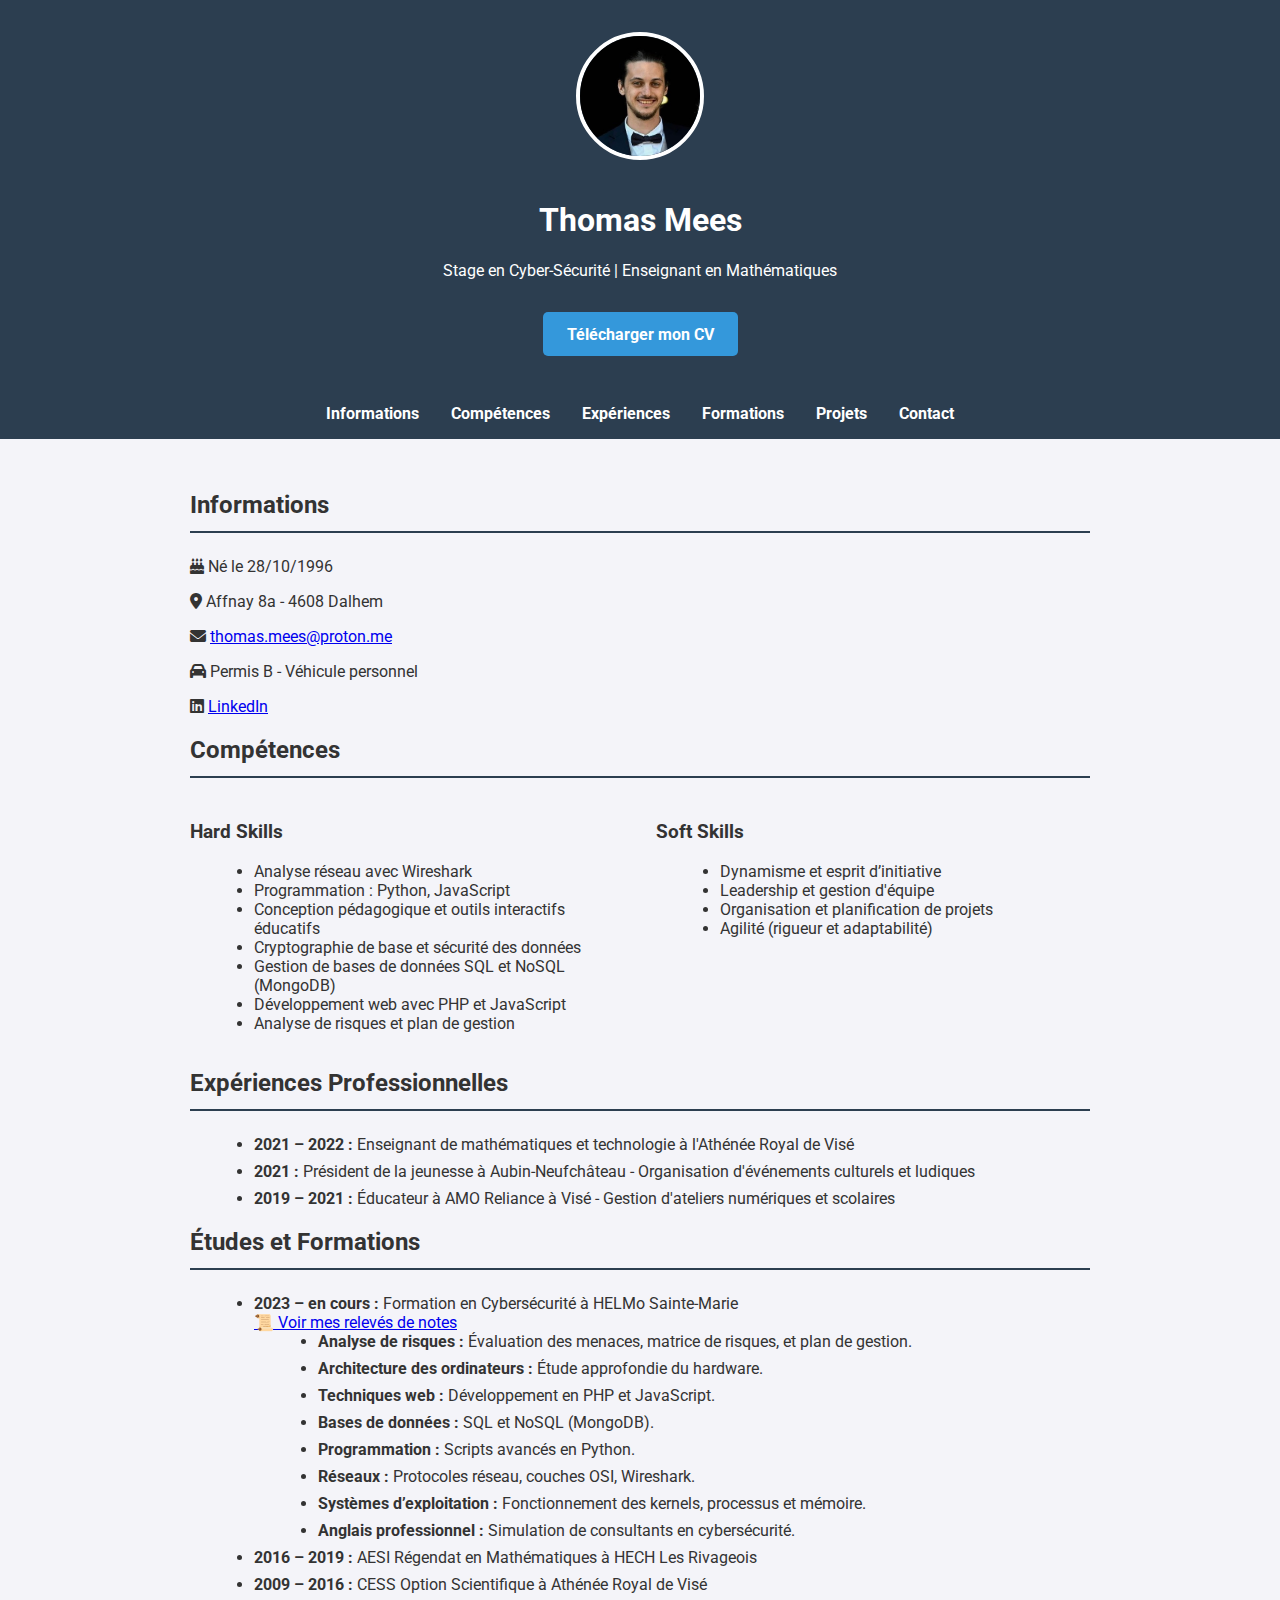
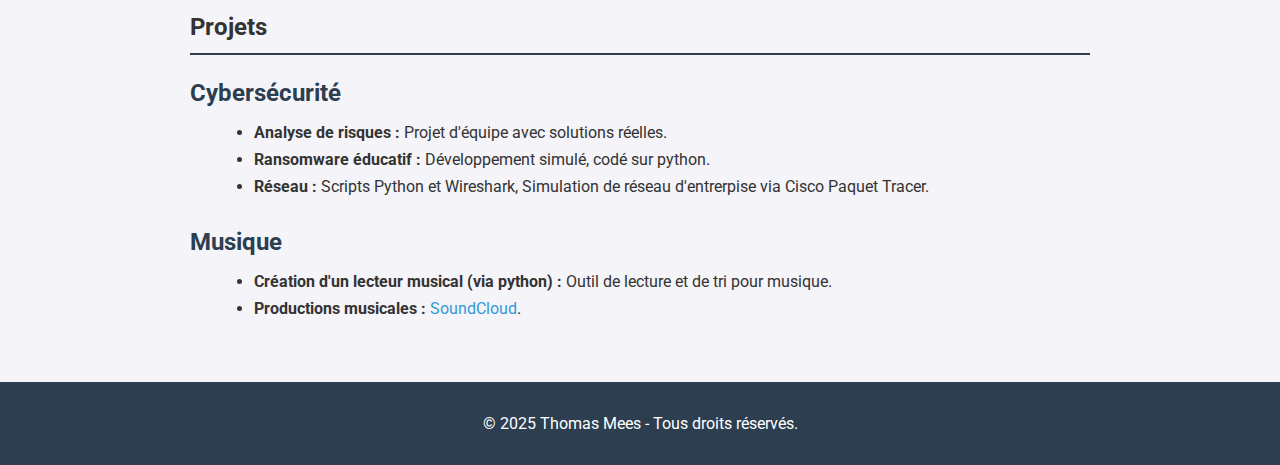
<file: index.html>
<!DOCTYPE html>
<html lang="fr">
<head>
    <meta charset="UTF-8">
    <meta name="viewport" content="width=device-width, initial-scale=1.0">
    <title>Thomas Mees - CV</title>
    <link rel="stylesheet" href="styles.css">
    <link rel="stylesheet" href="https://cdnjs.cloudflare.com/ajax/libs/font-awesome/6.0.0-beta3/css/all.min.css">
    <link href="https://fonts.googleapis.com/css2?family=Roboto:wght@400;700&display=swap" rel="stylesheet">
</head>
<body>
    <header>
        <div class="container">
            <img src="profil.jpeg" alt="Photo de Thomas Mees" class="profile-photo">
            <h1>Thomas Mees</h1>
            <p>Stage en Cyber-Sécurité | Enseignant en Mathématiques</p>
            <a href="TMEES_CV.pdf" download class="download-btn">Télécharger mon CV</a>
        </div>
    </header>
    <nav>
        <ul class="nav-links">
            <li><a href="#informations">Informations</a></li>
            <li><a href="#skills">Compétences</a></li>
            <li><a href="#experiences">Expériences</a></li>
            <li><a href="#formations">Formations</a></li>
            <li><a href="#projects">Projets</a></li>
            <li><a href="#contact">Contact</a></li>
        </ul>
    </nav>
    <main>
        <section id="informations">
            <h2>Informations</h2>
            <div class="info-box">
                <p><i class="fas fa-birthday-cake"></i> Né le 28/10/1996</p>
                <p><i class="fas fa-map-marker-alt"></i> Affnay 8a - 4608 Dalhem</p>
                <p><i class="fas fa-envelope"></i> <a href="mailto:thomas.mees@proton.me">thomas.mees@proton.me</a></p>
                <p><i class="fas fa-car"></i> Permis B - Véhicule personnel</p>
                <p><i class="fab fa-linkedin"></i> <a href="https://be.linkedin.com/in/thomas-mees-652933330" target="_blank">LinkedIn</a></p>
            </div>
        </section>
        <section id="skills">
            <h2>Compétences</h2>
            <div class="skills-grid">
                <div class="skill-box">
                    <h3>Hard Skills</h3>
                    <ul>
                        <li>Analyse réseau avec Wireshark</li>
                        <li>Programmation : Python, JavaScript</li>
                        <li>Conception pédagogique et outils interactifs éducatifs</li>
                        <li>Cryptographie de base et sécurité des données</li>
                        <li>Gestion de bases de données SQL et NoSQL (MongoDB)</li>
                        <li>Développement web avec PHP et JavaScript</li>
                        <li>Analyse de risques et plan de gestion</li>
                    </ul>
                </div>
                <div class="skill-box">
                    <h3>Soft Skills</h3>
                    <ul>
                        <li>Dynamisme et esprit d’initiative</li>
                        <li>Leadership et gestion d'équipe</li>
                        <li>Organisation et planification de projets</li>
                        <li>Agilité (rigueur et adaptabilité)</li>
                    </ul>
                </div>
            </div>
        </section>
        <section id="experiences">
            <h2>Expériences Professionnelles</h2>
            <ul>
                <li><strong>2021 – 2022 :</strong> Enseignant de mathématiques et technologie à l'Athénée Royal de Visé</li>
                <li><strong>2021 :</strong> Président de la jeunesse à Aubin-Neufchâteau - Organisation d'événements culturels et ludiques</li>
                <li><strong>2019 – 2021 :</strong> Éducateur à AMO Reliance à Visé - Gestion d'ateliers numériques et scolaires</li>
            </ul>
        </section>
        <section id="formations">
            <h2>Études et Formations</h2>
            <ul>
                <li>
                    <strong>2023 – en cours :</strong> Formation en Cybersécurité à HELMo Sainte-Marie
                    <div class="notes-button-container">
                        <a href="releves.html" class="notes-btn">📜 Voir mes relevés de notes</a>
                    </div>    
                    <ul>
                        <li><strong>Analyse de risques :</strong> Évaluation des menaces, matrice de risques, et plan de gestion.</li>
                        <li><strong>Architecture des ordinateurs :</strong> Étude approfondie du hardware.</li>
                        <li><strong>Techniques web :</strong> Développement en PHP et JavaScript.</li>
                        <li><strong>Bases de données :</strong> SQL et NoSQL (MongoDB).</li>
                        <li><strong>Programmation :</strong> Scripts avancés en Python.</li>
                        <li><strong>Réseaux :</strong> Protocoles réseau, couches OSI, Wireshark.</li>
                        <li><strong>Systèmes d’exploitation :</strong> Fonctionnement des kernels, processus et mémoire.</li>
                        <li><strong>Anglais professionnel :</strong> Simulation de consultants en cybersécurité.</li>
                    </ul>
                </li>
                <li>
                    <strong>2016 – 2019 :</strong> AESI Régendat en Mathématiques à HECH Les Rivageois
                </li>
                <li>
                    <strong>2009 – 2016 :</strong> CESS Option Scientifique à Athénée Royal de Visé
                </li>
            </ul>
        </section>
        <section id="projects">
            <h2>Projets</h2>
            <div class="project-category">
                <h3>Cybersécurité</h3>
                <ul>
                    <li><strong>Analyse de risques :</strong> Projet d'équipe avec solutions réelles.</li>
                    <li><strong>Ransomware éducatif :</strong> Développement simulé, codé sur python.</li>
                    <li><strong>Réseau :</strong> Scripts Python et Wireshark, Simulation de réseau d'entrerpise via Cisco Paquet Tracer.</li>
                </ul>
            </div>
            <div class="project-category">
                <h3>Musique</h3>
                <ul>
                    <li><strong>Création d'un lecteur musical (via python) :</strong> Outil de lecture et de tri pour musique.</li>
                    <li><strong>Productions musicales :</strong> <a href="https://on.soundcloud.com/aRHzABfstQSB2Nw79" target="_blank">SoundCloud</a>.</li>
                </ul>
            </div>
        </section>
    </main>
    <footer>
        <p>© 2025 Thomas Mees - Tous droits réservés.</p>
    </footer>
</body>
</html>
</file>
<file: styles.css>
/* Styles généraux */
body {
    font-family: 'Roboto', sans-serif;
    background-color: #f4f4f9;
    color: #333;
    margin: 0;
    padding: 0;
}

/* Header */
header {
    background-color: #2c3e50;
    color: white;
    text-align: center;
    padding: 2em 0;
}

header .profile-photo {
    width: 120px; 
    height: 120px; 
    border-radius: 50%;
    border: 4px solid white;
    margin-bottom: 1em; 
    object-fit: cover; 
    object-position: top; 
}


header .download-btn {
    display: inline-block;
    margin-top: 1em;
    padding: 0.8em 1.5em;
    font-size: 1em;
    font-weight: bold;
    color: white;
    background-color: #3498db;
    border-radius: 5px;
    text-decoration: none;
    transition: background-color 0.3s ease, transform 0.2s ease;
}

header .download-btn:hover {
    background-color: #2980b9;
    transform: scale(1.05);
}

/* Navigation */
nav {
    background-color: #34495e;
    display: flex;
    justify-content: center;
    padding: 1em 0;
}

nav ul {
    list-style: none;
    display: flex;
    gap: 2em;
    padding: 0;
    margin: 0;
}

nav ul li a {
    color: white;
    text-decoration: none;
    font-weight: bold;
}

nav ul li a:hover {
    text-decoration: underline;
}

/* Main Sections */
main {
    padding: 2em;
    max-width: 900px;
    margin: auto;
}

h2 {
    border-bottom: 2px solid #2c3e50;
    padding-bottom: 0.5em;
    margin-bottom: 1em;
}

.skills-grid {
    display: grid;
    grid-template-columns: 1fr 1fr;
    gap: 2em;
}

.skills-grid ul, #experiences ul, #formations ul, .project-category ul {
    list-style-type: disc;
    margin-left: 1.5em;
}

#experiences ul li, #formations ul li, .project-category ul li {
    margin-bottom: 0.5em;
}

/* Projets */
.project-category {
    margin-bottom: 2em;
}

.project-category h3 {
    color: #2c3e50;
    font-size: 1.5em;
    margin-bottom: 0.5em;
}

.project-category ul li a {
    color: #3498db;
    text-decoration: none;
}

.project-category ul li a:hover {
    text-decoration: underline;
}


/* Footer */
footer {
    background-color: #2c3e50;
    color: white;
    text-align: center;
    padding: 1em 0;
}

/* Responsive Styles */
@media (max-width: 768px) {
    header .profile-photo {
        width: 100px;
        height: 100px;
    }

    header h1 {
        font-size: 2em;
    }

    header p {
        font-size: 1em;
    }

    nav ul {
        flex-direction: column;
        gap: 1em;
    }

    nav ul li {
        text-align: center;
    }

    .skills-grid {
        grid-template-columns: 1fr;
    }
}

/* Barre de navigation */
nav {
    background-color: #2c3e50;
    text-align: center;
    padding: 1em 0;
}

nav ul {
    list-style: none;
    padding: 0;
    margin: 0;
    display: flex;
    justify-content: center;
    gap: 2em;
}

nav ul li {
    display: inline;
}

nav ul li a {
    color: white;
    text-decoration: none;
    font-size: 1em;
    font-weight: bold;
    transition: color 0.3s ease;
}

nav ul li a:hover {
    color: #3498db;
}

/* Galerie d'images */
.notes-gallery {
    display: flex;
    justify-content: center;
    margin-top: 1em;
}

.notes-gallery img {
    width: 100%;
    max-width: 400px;
    border: 2px solid #ccc;
    border-radius: 5px;
    cursor: pointer;
    transition: transform 0.3s ease;
}

.notes-gallery img:hover {
    transform: scale(3);
}




/* Footer */
footer {
    background-color: #2c3e50;
    color: white;
    text-align: center;
    padding: 1em 0;
}

/* Désactiver l'effet de zoom au survol sur mobile */
@media (max-width: 768px) {
    .notes-gallery img:hover {
        transform: none !important;
    }
}
</file>
